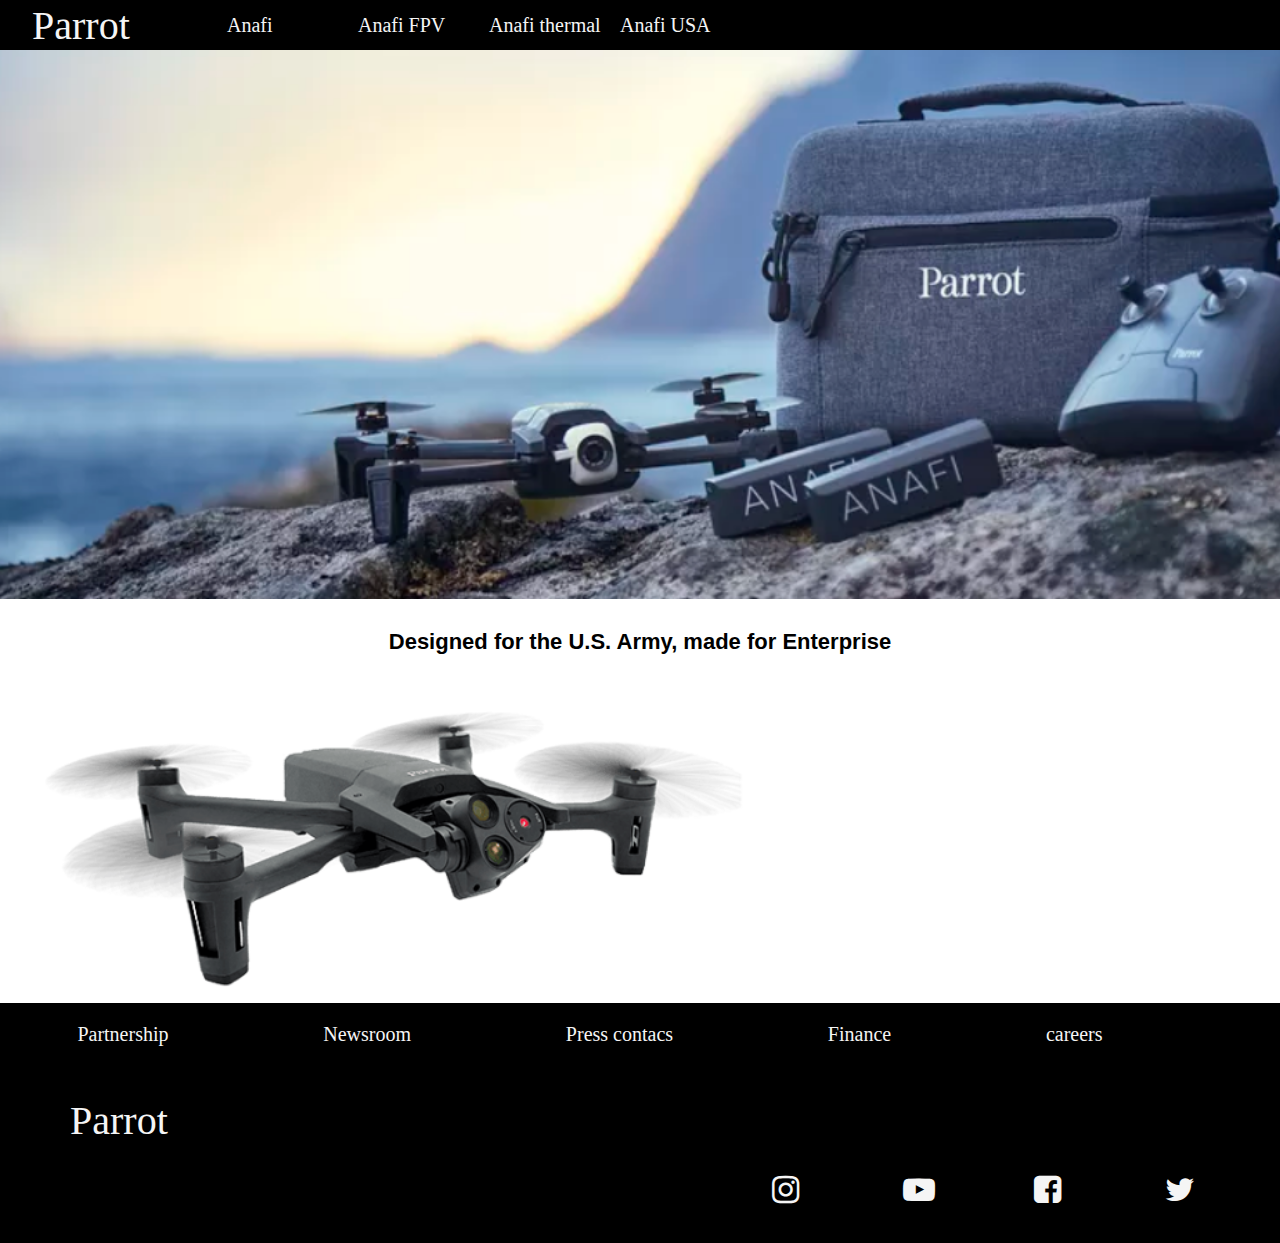
<file: index.html>
<html>
    <head>
        <title>Parrot web clone</title>
        <link rel="stylesheet" href="index.css">
        <!-- <link href="https://fonts.googleapis.com/css2?family=Roboto+Mono:wght@100&display=swap" rel="stylesheet"> -->
        <!-- <link href="https://fonts.googleapis.com/css2?family=Lato&display=swap" rel="stylesheet"> -->
        <!-- <link href="https://fonts.googleapis.com/css2?family=Lato:wght@300&display=swap" rel="stylesheet"> -->
        <link rel="stylesheet" href="https://cdnjs.cloudflare.com/ajax/libs/font-awesome/4.7.0/css/font-awesome.min.css">

    </head>

    <body>
        <div class="a">
            <a class="home" href="index.html">Parrot</a>
            <div class="Anafi">
                <a class="c" href="Anafi.html">Anafi</a>
                <a class="m" href="Anafifpv.html">Anafi FPV</a>
                <a class="y" href="AnafiThermal.html">Anafi thermal</a>
                <a class="k" href="AnafiUSA.html">Anafi USA </a>
                <!-- <div id="searchBar">
                    <input type="search" name="" id="">
                </div> -->
            </div>
        </div>

        <img src="./index anafi edit.png" alt="">
        
        <div class="Tulisan">
            <!-- <h1>NEW PRODUC</h1> -->
            <h1>Designed for the U.S. Army, made for Enterprise</h1>
            <!-- <h2>Designed for the U.S. Army, made for Enterprise</h2> -->
        </div>

        <!-- <img class="usa" src="./Anafi USa.png" alt=""> -->
        <img class="USA2" src="./anafi_usa_new_660x254px-compressor.png" alt="">


        <div class="bawah">
            <div class="pnpfc">
                <p class="tbp">Partnership</p>
                <p class="tbp">Newsroom</p>
                <p class="tbp">Press contacs</p>
                <p class="tbp">Finance</p>
                <p class="tbp">careers</p>
            </div>
            <ul>
                <!-- <a class="home" href="index.html">Parrot</a> -->
                <p class="tb">Parrot </p>
            </ul>
            <div class="logo">
                <a class="original" href="https://www.instagram.com/parrot_official/?hl=en"><i class="fa fa-instagram fa-2x" aria-hidden="true"></i></a>
                <a class="original" href="https://www.youtube.com/user/parrot"><i class="fa fa-youtube-play fa-2x" aria-hidden="true"></i></a>
                <a class="original" href="https://www.facebook.com/Parrot/"><i class="fa fa-facebook-square fa-2x" aria-hidden="true"></i></a>
                <a class="original" href="https://twitter.com/parrot?lang=en"><i class="fa fa-twitter fa-2x" aria-hidden="true"></i></a>

            </div>
        </div>
        <!-- <a class="fa fa-instagram fa-2x" aria-hidden="true" href="https://www.instagram.com/parrot_official/?hl=en"></a>
        <a class="fa fa-youtube-play fa-2x" aria-hidden="true"  href=""></a> -->
    </body>
</html>
</file>
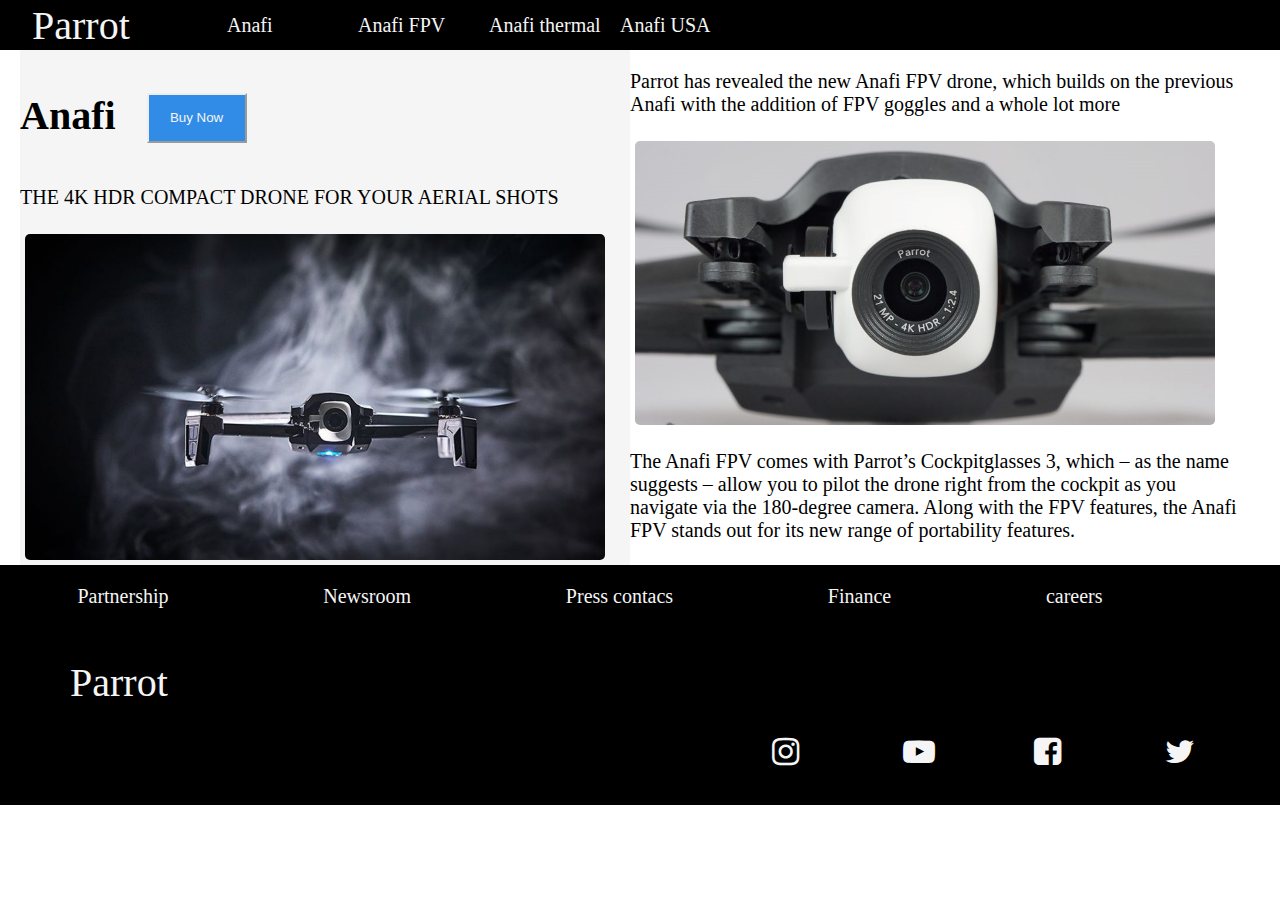
<file: Anafi.html>
<html>
    <head>
        <title>Belajar Html</title>
        <link rel="stylesheet" href="Anafi.css">
        <!-- <link href="https://fonts.googleapis.com/css2?family=Playfair+Display&display=swap" rel="stylesheet"> -->
        <link rel="stylesheet" href="https://cdnjs.cloudflare.com/ajax/libs/font-awesome/4.7.0/css/font-awesome.min.css">
        
        <!-- font -->
        <link href="https://fonts.googleapis.com/css2?family=Lato:wght@400;900&family=Roboto:wght@700&display=swap" rel="stylesheet">
    </head>

    <body>
        <div class="a">
            <a class="home" href="index.html">Parrot</a>
            <div class="Anafi">
                <a class="c" href="Anafi.html">Anafi</a>
                <a class="m" href="Anafifpv.html">Anafi FPV</a>
                <a class="y" href="AnafiThermal.html">Anafi thermal</a>
                <a class="k" href="AnafiUSA.html">Anafi USA </a>
            </div>
        </div>

        <!-- <div class="description">
            <div class="dna1">
                <p class="td">Anafi</p>
                <div class="shop">
                    <a class="grid" class="tshop" href="https://www.parrot.com/en/shop/buy-anafi">Buy Now</a>
                    <div class="tulistulisan">
                        <p class="pa">THE 4K HDR COMPACT DRONE FOR YOUR AERIAL SHOTS</p>
                        <img src="parrot-anafi.jpg" alt=""> 
                    </div>
                </div>
                <div class="container">

                    
                </div>
            </div>
            <p>THE 4K HDR COMPACT DRONE FOR YOUR AERIAL SHOTS</p>
            <div class="kanan">
                <p>bla bla bla</p>
            </div>
        </div> -->

        <div class="ad">
            <!-- <img src="French-drone-maker-Parrot-launches-the-ANAFI-Thermal-2.jpg" alt=""> -->
            <!-- <p class="first">Spesification:</p>
            <ul class="picturetitle">
                <li>Flight time: 26min</li>
                <li>Wind resistance: 50km/H</li>
                <li>Charging time: 1h30min</li>
                <li>Max resolution: 4K HDR</li>
                <li>RGB sensors: CMOS 1/2.4</li>
                <li>3 axis gimbal stabilization</li>
            </ul> -->
        
            <div class="spec">
                <div class="gambar">
                    <!-- <p>Anafi</p> -->
                    <div class="prolog">
                        <h1>Anafi</h1>
                        <a class="buy" href="https://www.parrot.com/en/shop/buy-anafi">
                            <button class="shop">Buy Now</button>
                        </a>
                    </div>
                    <p>THE 4K HDR COMPACT DRONE FOR YOUR AERIAL SHOTS</p>
                    <img class="under" src="parrot-anafi.jpg" alt="">             
                    <!-- <img class="under" src="anafi-camera-2.jpg" alt="">  -->
                </div>
                <!-- <img class="under" src="ParrotANAFI-840x500.jpeg" alt=""> -->
                <!-- <a href="https://www.youtube.com/playlist?list=PL-kWyla9a9S9A7jQLiBGSHqZSbSnlC0Br"><i class="fa fa-play-circle" aria-hidden="true"></a> -->
                <!-- <i class="far fa-play-circle"></i> --> 
                <div class="desc">  
                    <p>
                        <b>
                            Parrot has revealed the new Anafi FPV drone, which builds on the previous Anafi 
                            with the addition of FPV goggles and a whole lot more
                        </b>
                    </p>
                    <img class="under" src="anafi-camera-2.jpg" alt="">
        
                    <p>
                        The Anafi FPV comes with Parrot’s Cockpitglasses 3, which – as the name 
                        suggests – allow you to pilot the drone right from the cockpit as you navigate via the 180-degree camera. 
                        Along with the FPV features, the Anafi FPV stands out for its new range of portability features.
                    </p>
                </div>
            </div>
        </div>

        <div class="bawah">
            <div class="pnpfc">
                <p class="tbp">Partnership</p>
                <p class="tbp">Newsroom</p>
                <p class="tbp">Press contacs</p>
                <p class="tbp">Finance</p>
                <p class="tbp">careers</p>
            </div>
            <ul>
                <!-- <a class="home" href="index.html">Parrot</a> -->
                <p class="tb">Parrot </p>
            </ul>
            <div class="logo">
                <a class="original" href="https://www.instagram.com/parrot_official/?hl=en"><i class="fa fa-instagram fa-2x" aria-hidden="true"></i></a>
                <a class="original" href="https://www.youtube.com/user/parrot"><i class="fa fa-youtube-play fa-2x" aria-hidden="true"></i></a>
                <a class="original" href="https://www.facebook.com/Parrot/"><i class="fa fa-facebook-square fa-2x" aria-hidden="true"></i></a>
                <a class="original" href="https://twitter.com/parrot?lang=en"><i class="fa fa-twitter fa-2x" aria-hidden="true"></i></a>

            </div>
        </div>


    </body>
</html>
</file>
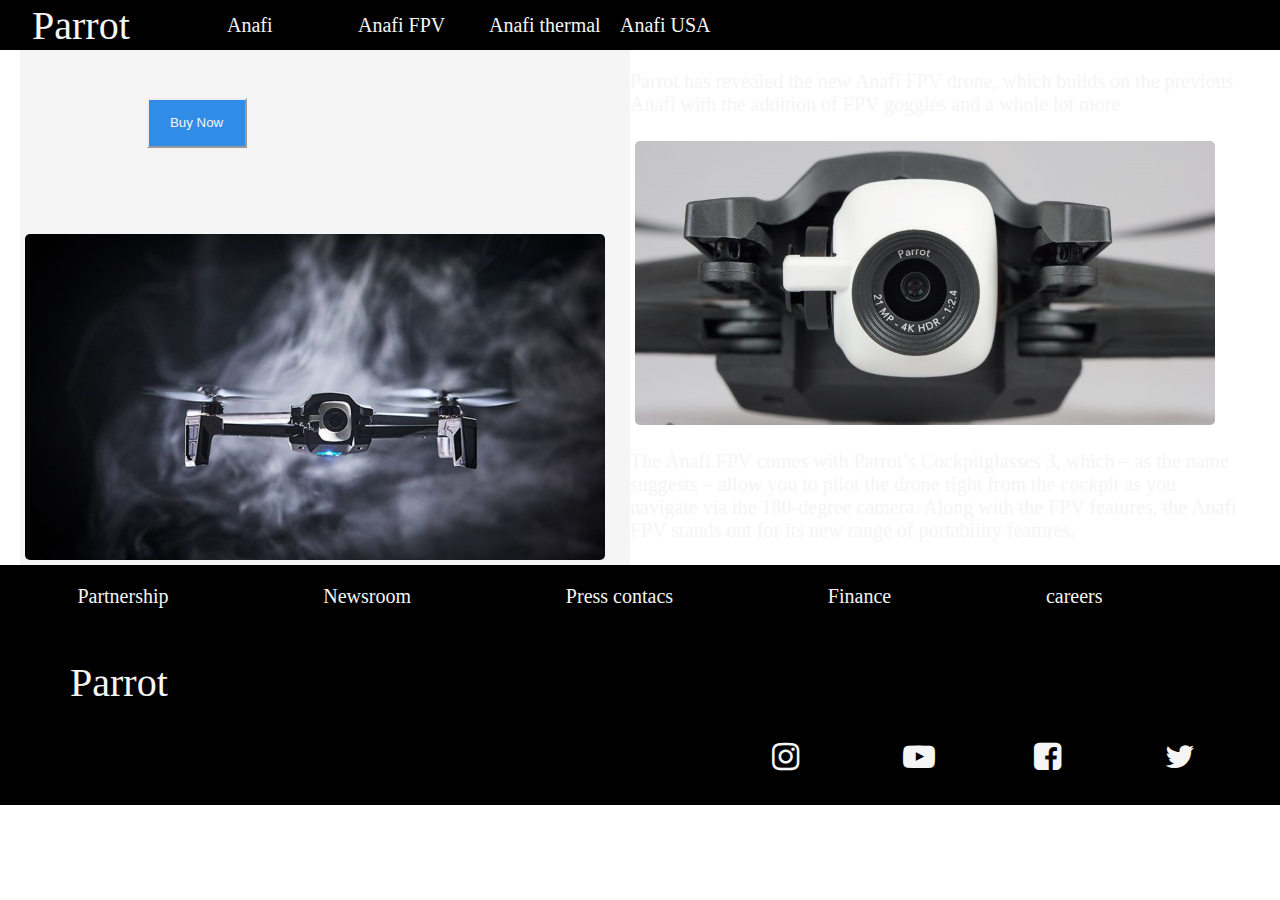
<file: Anafifpv.html>
<html>
    <head>
        <title>Belajar Html</title>
        <link rel="stylesheet" href="fpv.css">
        <!-- <link href="https://fonts.googleapis.com/css2?family=Playfair+Display&display=swap" rel="stylesheet"> -->
        <link rel="stylesheet" href="https://cdnjs.cloudflare.com/ajax/libs/font-awesome/4.7.0/css/font-awesome.min.css">
        <link href="https://fonts.googleapis.com/css2?family=Lato:wght@400;900&family=Roboto:wght@700&display=swap" rel="stylesheet">
    </head>

    <body>
        <div class="a">
            <a class="home" href="index.html">Parrot</a>
            <div class="Anafi">
                <a class="c" href="Anafi.html">Anafi</a>
                <a class="m" href="Anafifpv.html">Anafi FPV</a>
                <a class="y" href="AnafiThermal.html">Anafi thermal</a>
                <a class="k" href="AnafiUSA.html">Anafi USA </a>
            </div>
        </div>


        <div class="ad">
            <!-- <img src="French-drone-maker-Parrot-launches-the-ANAFI-Thermal-2.jpg" alt=""> -->
            <!-- <p class="first">Spesification:</p>
            <ul class="picturetitle">
                <li>Flight time: 26min</li>
                <li>Wind resistance: 50km/H</li>
                <li>Charging time: 1h30min</li>
                <li>Max resolution: 4K HDR</li>
                <li>RGB sensors: CMOS 1/2.4</li>
                <li>3 axis gimbal stabilization</li>
            </ul> -->
        
            <div class="spec">
                <div class="gambar">
                    <!-- <p>Anafi</p> -->
                    <div class="prolog">
                        <h1>Anafi</h1>
                        <a class="buy" href="https://www.parrot.com/en/shop/buy-anafi">
                            <button class="shop">Buy Now</button>
                        </a>
                    </div>
                    <p>THE 4K HDR COMPACT DRONE FOR YOUR AERIAL SHOTS</p>
                    <img class="under" src="parrot-anafi.jpg" alt="">             
                    <!-- <img class="under" src="anafi-camera-2.jpg" alt="">  -->
                </div>
                <!-- <img class="under" src="ParrotANAFI-840x500.jpeg" alt=""> -->
                <!-- <a href="https://www.youtube.com/playlist?list=PL-kWyla9a9S9A7jQLiBGSHqZSbSnlC0Br"><i class="fa fa-play-circle" aria-hidden="true"></a> -->
                <!-- <i class="far fa-play-circle"></i> --> 
                <div class="desc">  
                    <p>
                        <b>
                            Parrot has revealed the new Anafi FPV drone, which builds on the previous Anafi 
                            with the addition of FPV goggles and a whole lot more
                        </b>
                    </p>
                    <img class="under" src="anafi-camera-2.jpg" alt="">
        
                    <p>
                        The Anafi FPV comes with Parrot’s Cockpitglasses 3, which – as the name 
                        suggests – allow you to pilot the drone right from the cockpit as you navigate via the 180-degree camera. 
                        Along with the FPV features, the Anafi FPV stands out for its new range of portability features.
                    </p>
                </div>
            </div>
        </div>

        <div class="bawah">
            <div class="pnpfc">
                <p class="tbp">Partnership</p>
                <p class="tbp">Newsroom</p>
                <p class="tbp">Press contacs</p>
                <p class="tbp">Finance</p>
                <p class="tbp">careers</p>
            </div>
            <ul>
                <!-- <a class="home" href="index.html">Parrot</a> -->
                <p class="tb">Parrot </p>
            </ul>
            <div class="logo">
                <a class="original" href="https://www.instagram.com/parrot_official/?hl=en"><i class="fa fa-instagram fa-2x" aria-hidden="true"></i></a>
                <a class="original" href="https://www.youtube.com/user/parrot"><i class="fa fa-youtube-play fa-2x" aria-hidden="true"></i></a>
                <a class="original" href="https://www.facebook.com/Parrot/"><i class="fa fa-facebook-square fa-2x" aria-hidden="true"></i></a>
                <a class="original" href="https://twitter.com/parrot?lang=en"><i class="fa fa-twitter fa-2x" aria-hidden="true"></i></a>

            </div>
        </div>


    </body>
</html>
</file>
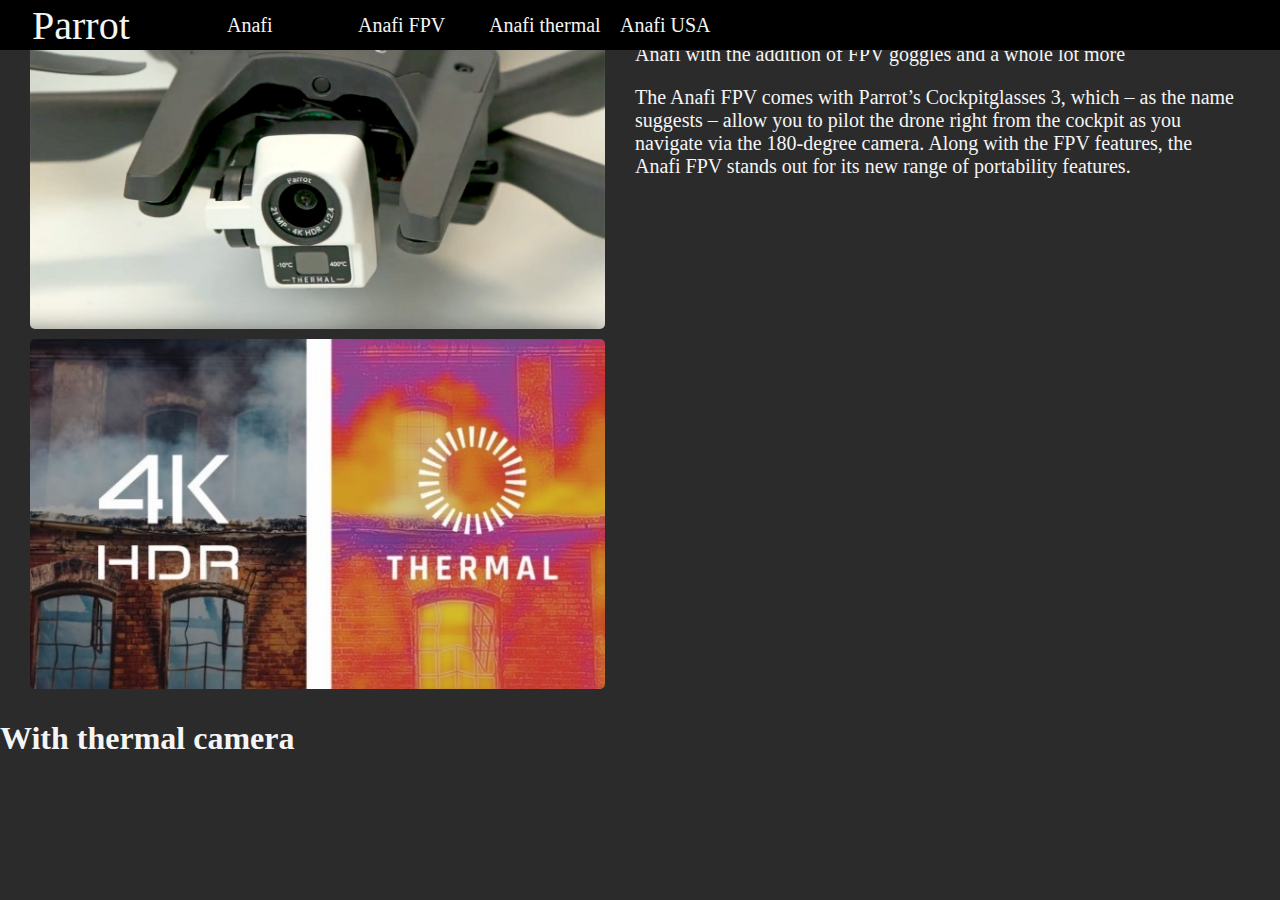
<file: AnafiThermal.html>
<html>
    <head>
        <title>Belajar Html</title>
        <link rel="stylesheet" href="Thermal.css">
        <!-- <link href="https://fonts.googleapis.com/css2?family=Playfair+Display&display=swap" rel="stylesheet"> -->
    </head>

    <body>
        <div class="a">
            <a class="home" href="index.html">Parrot</a>
            <div class="Anafi">
                <a class="c" href="Anafi.html">Anafi</a>
                <a class="m" href="Anafifpv.html">Anafi FPV</a>
                <a class="y" href="AnafiThermal.html">Anafi thermal</a>
                <a class="k" href="AnafiUSA.html">Anafi USA </a>
            </div>
        </div>

        <div class="ad">
            <!-- <img src="French-drone-maker-Parrot-launches-the-ANAFI-Thermal-2.jpg" alt=""> -->
            <!-- <p class="first">Spesification:</p>
            <ul class="picturetitle">
                <li>Flight time: 26min</li>
                <li>Wind resistance: 50km/H</li>
                <li>Charging time: 1h30min</li>
                <li>Max resolution: 4K HDR</li>
                <li>RGB sensors: CMOS 1/2.4</li>
                <li>3 axis gimbal stabilization</li>
            </ul> -->
        
            <div class="spec">
                <div class="gambar">
                    <img class="under" src="Parrot-Anafi-Thermal-camera.jpg" alt="">                
                    <img class="under" src="noname-3-edit.jpg" alt="">    
                </div>
                <!-- <img class="under" src="ParrotANAFI-840x500.jpeg" alt=""> -->
                <!-- <a href="https://www.youtube.com/playlist?list=PL-kWyla9a9S9A7jQLiBGSHqZSbSnlC0Br"><i class="fa fa-play-circle" aria-hidden="true"></a> -->
                <!-- <i class="far fa-play-circle"></i> --> 
                <div class="desc">  
                    <p>
                        <b>
                            Parrot has revealed the new Anafi FPV drone, which builds on the previous Anafi 
                            with the addition of FPV goggles and a whole lot more
                        </b>
                    </p>
        
                    <p>
                        The Anafi FPV comes with Parrot’s Cockpitglasses 3, which – as the name 
                        suggests – allow you to pilot the drone right from the cockpit as you navigate via the 180-degree camera. 
                        Along with the FPV features, the Anafi FPV stands out for its new range of portability features.
                    </p>
                </div>
            </div>
        </div>


        <h1> With thermal camera</h1>
    </body>
</html>
</file>
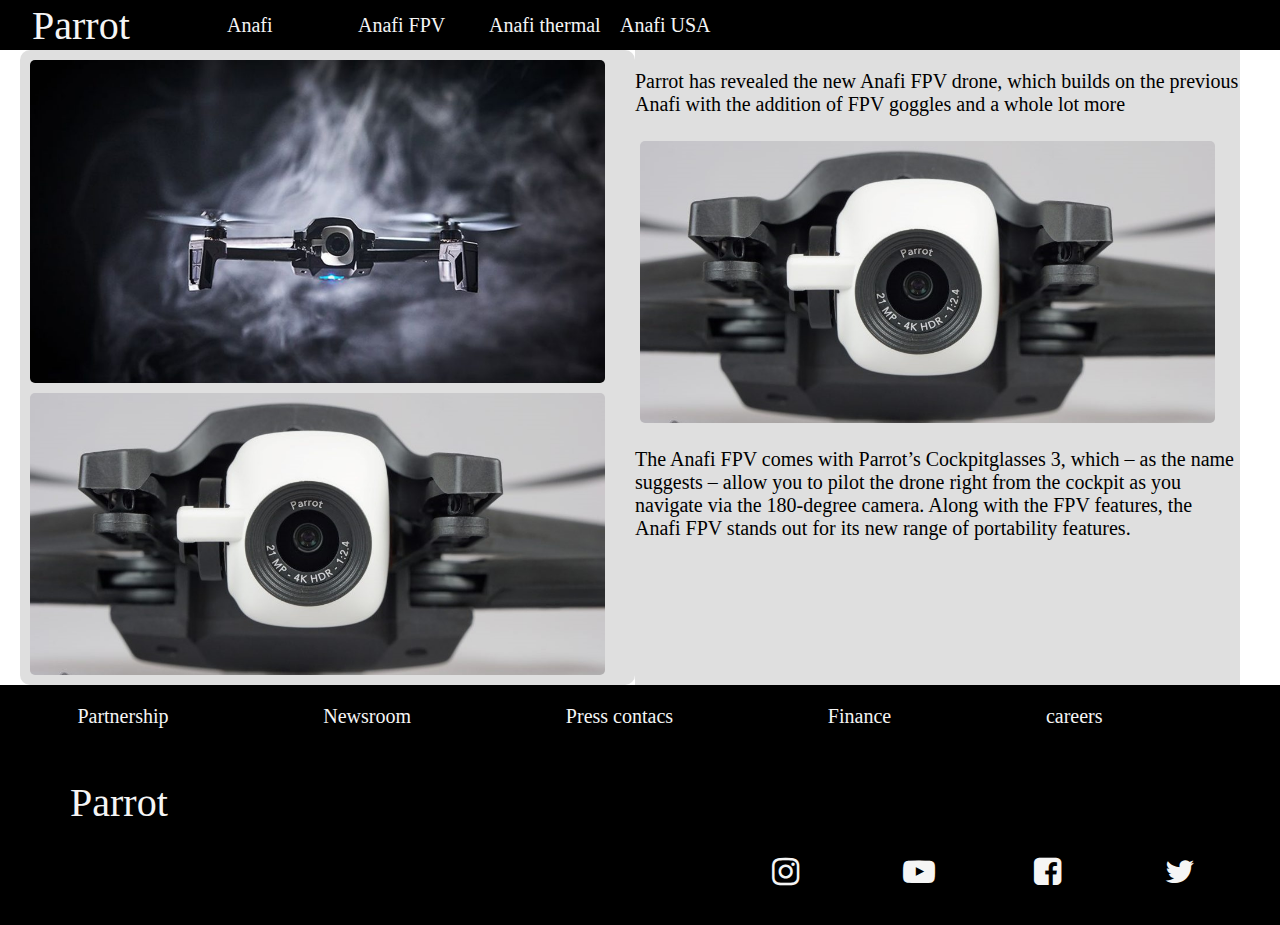
<file: AnafiUSA.html>
<html>
    <head>
        <title>Belajar Html</title>
        <link rel="stylesheet" href="USA.css">
        <!-- <link href="https://fonts.googleapis.com/css2?family=Playfair+Display&display=swap" rel="stylesheet"> -->
        <link rel="stylesheet" href="https://cdnjs.cloudflare.com/ajax/libs/font-awesome/4.7.0/css/font-awesome.min.css">
    </head>

    <body>
        <div class="a">
            <a class="home" href="index.html">Parrot</a>
            <div class="Anafi">
                <a class="c" href="Anafi.html">Anafi</a>
                <a class="m" href="Anafifpv.html">Anafi FPV</a>
                <a class="y" href="AnafiThermal.html">Anafi thermal</a>
                <a class="k" href="AnafiUSA.html">Anafi USA </a>
            </div>
        </div>

        <div class="ad">
            <!-- <img src="French-drone-maker-Parrot-launches-the-ANAFI-Thermal-2.jpg" alt=""> -->
            <!-- <p class="first">Spesification:</p>
            <ul class="picturetitle">
                <li>Flight time: 26min</li>
                <li>Wind resistance: 50km/H</li>
                <li>Charging time: 1h30min</li>
                <li>Max resolution: 4K HDR</li>
                <li>RGB sensors: CMOS 1/2.4</li>
                <li>3 axis gimbal stabilization</li>
            </ul> -->
        
            <div class="spec">
                <div class="gambar">
                    <img class="under" src="parrot-anafi.jpg" alt="">                
                    <img class="under" src="anafi-camera-2.jpg" alt=""> 
                </div>
                <!-- <img class="under" src="ParrotANAFI-840x500.jpeg" alt=""> -->
                <!-- <a href="https://www.youtube.com/playlist?list=PL-kWyla9a9S9A7jQLiBGSHqZSbSnlC0Br"><i class="fa fa-play-circle" aria-hidden="true"></a> -->
                <!-- <i class="far fa-play-circle"></i> --> 
                <div class="desc">  
                    <p>
                        <b>
                            Parrot has revealed the new Anafi FPV drone, which builds on the previous Anafi 
                            with the addition of FPV goggles and a whole lot more
                        </b>
                    </p>
                    <img class="under" src="anafi-camera-2.jpg" alt="">
        
                    <p>
                        The Anafi FPV comes with Parrot’s Cockpitglasses 3, which – as the name 
                        suggests – allow you to pilot the drone right from the cockpit as you navigate via the 180-degree camera. 
                        Along with the FPV features, the Anafi FPV stands out for its new range of portability features.
                    </p>
                </div>
            </div>
        </div>

        <div class="bawah">
            <div class="pnpfc">
                <p class="tbp">Partnership</p>
                <p class="tbp">Newsroom</p>
                <p class="tbp">Press contacs</p>
                <p class="tbp">Finance</p>
                <p class="tbp">careers</p>
            </div>
            <ul>
                <!-- <a class="home" href="index.html">Parrot</a> -->
                <p class="tb">Parrot </p>
            </ul>
            <div class="logo">
                <a class="original" href="https://www.instagram.com/parrot_official/?hl=en"><i class="fa fa-instagram fa-2x" aria-hidden="true"></i></a>
                <a class="original" href="https://www.youtube.com/user/parrot"><i class="fa fa-youtube-play fa-2x" aria-hidden="true"></i></a>
                <a class="original" href="https://www.facebook.com/Parrot/"><i class="fa fa-facebook-square fa-2x" aria-hidden="true"></i></a>
                <a class="original" href="https://twitter.com/parrot?lang=en"><i class="fa fa-twitter fa-2x" aria-hidden="true"></i></a>

            </div>
        </div>

        


        <!-- <h1> the drone you can</h1> -->
    </body>
</html>
</file>
<file: index.css>
.a{
    width: 1580px;
    height: 50px;
    background-color: black;
    color: whitesmoke;
    display: flex;
    align-items: center;
    padding-left: 16px;
    font-family: 'Playfair Display', serif;
    text-decoration: none;
    position: fixed;
}

/* gambar parrot anafi */
img{
    width: 1579px;
    height: auto;
}

/* search box */

/* input{
    height: 30px;
    align-self: center;
    padding-inline-start: 10%;
    border-radius: 20px;
    display: flex;
    justify-content: flex-end;
    object-position: right;
    margin-right: unset;

}

#searchBar{
    height: 30px;
    align-self: center;
    padding-left: 460px;
    border-radius: 20px;
    width: 800px;
} */

.home:visited{
    text-decoration: none;
    color: whitesmoke;
    font-size: 40px;
}

.home:link{
    text-decoration: none;
    color: whitesmoke;
    font-size: 40px;
}

body{
    margin: 0px;
}

.Anafi{
    color: whitesmoke   ;
    display: flex;
    flex-flow: row;
    padding-left: 64px;
    /* margin-left: 64px; */
    font-size: 20px;
}
h2{
    padding-left: 70px;
}

/* a:link{
    color: whitesmoke;
    display: flex;
    flex-flow: row;
    padding-left: 64px;
    font-size: large;
} */

a:link{
    width: 115px;
    height: 60px;
    color: whitesmoke;
    display: flex;
    align-items: center;
    padding-left: 16px;
    font-family: 'Playfair Display', serif;
}

.c{
    color: whitesmoke;
    text-decoration: none;
}

.m{
    color: whitesmoke;
    text-decoration: none;
}

.y{
    color: whitesmoke;
    text-decoration: none;
}

.k{
    color: whitesmoke;
    text-decoration: none;
}


/* ______________________________________________Mulai Ke Tulisan___________________________________ */

.Tulisan{
    font-size: 11px;
    font-weight: lighter;
    color: black;
    display: flex;
    justify-content: center;
    /* font-family: 'Playfair Display', serif; */
    padding: 15px 20px;
    /* margin-top: ; */
    /* font-family: 'Lato', sans-serif; */
    font-family: 'Lato', sans-serif;

}

/* h2{
    font-family: 'Playfair Display', serif;
    font-size: small;
} */

/* .usa{
    width: auto;
    height: auto;
    display: flex;
    justify-content: flex-start;
    font-family: 'Roboto Mono', monospace;
} */

.USA2{
    width: 750px;
    height: auto;
    display: flex;
    justify-content: start;
    font-family: 'roboto mono', monospace;
    margin: 0px;
    padding: 15px 20px;
}


/*_______________________________________________ BLOCK BAWAH____________________________________________________ */

.bawah{
    background-color: black;
    color: whitesmoke;
    height: 240px;
    padding-left: 0px;   
    margin: 0px;
    /* display: flex; */
    /* justify-content: flex-start; */
}

.tb{
    margin: 0px;
    font-size: 40px;
    padding-left: 30px;
}

.pnpfc{
    font-size: 15px;
    padding-left: 0px;
    padding-right: 100px;
    padding-bottom: 15px;
    padding-top: 0px;
    display: flex;
    justify-content: space-around;
}

.tbp{
    margin-left: 0px;
    font-size: 20px;
}
/* _____________________________logo instagram____________________  */
.fa-instagram{
    color: whitesmoke;
    text-decoration: none;
}

.fa-instagram:link{
    color: whitesmoke;
    text-decoration: none;
}

.fa-instagram:visited{
    color: whitesmoke;
    text-decoration: none;
}
/* _____________________________logo youtube_______________________ */
.fa-youtube-play{
    color: whitesmoke;
    text-decoration: none;
}

.fa-youtube-play:link{
    color: whitesmoke;
    text-decoration: none;
}

.fa-youtube-play:visited{
    color: whitesmoke;
    text-decoration: none;
}
/*____________________________logo facebook_________________________ */
.fa-facebook-square{
    color: whitesmoke;
    text-decoration: none;
}

.fa-facebook-square:link{
    color: whitesmoke;
    text-decoration: none;
}

.fa-facebook-square:visited{
    color: whitesmoke;
    text-decoration: none;
}
/*____________________________logo twitter___________________________ */
.fa-twitter{
    color: whitesmoke;
    text-decoration: none;
}

.fa-twitter:link{
    color: whitesmoke;
    text-decoration: none;
}

.fa-twitter:visited{
    color: whitesmoke;
    text-decoration: none;
}


.logo{
    display: flex;
    justify-content: flex-end;
    color: whitesmoke;
    text-decoration: none;
}

i{
    color: whitesmoke;
    text-decoration: none;    
}

i:link{
    color: whitesmoke;
    text-decoration: none;
}

i:visited{
    color: whitesmoke;
    text-decoration: none;
}

/* _____________________________________anchor class */
.original{
    color: whitesmoke;
    text-decoration: none;
}

.original:visited{
    color: whitesmoke;
    text-decoration: none;
}

.original:visited{
    color: whitesmoke;
    text-decoration: none;
}




.description{
    display: flex;
    flex-flow: column;
    color: black;
}
</file>
<file: Anafi.css>
.a{
    width: 1584px;
    height: 50px;
    background-color: black;
    color: whitesmoke;
    display: flex;
    align-items: center;
    padding-left: 16px;
    font-family: 'Playfair Display', serif;
    text-decoration: none;
    position: fixed;

}
body{
    margin: 0px;
}

.Anafi{
    color: whitesmoke;
    display: flex;
    flex-flow: row;
    padding-left: 64px;
    font-size: 20px;
}
h2{
    padding-left: 70px;
}

.home:visited{
    text-decoration: none;
    color: whitesmoke;
    font-size: 40px;
}

.home:link{
    text-decoration: none;
    color: whitesmoke;
    font-size: 40px;
}

/* a:link{
    color: whitesmoke;
    display: flex;
    flex-flow: row;
    padding-left: 64px;
    font-size: 40px;
} */

a:link{
    width: 115px;
    height: 60px;
    color: whitesmoke;
    display: flex;
    align-items: center;
    padding-left: 16px;
    font-family: 'Playfair Display', serif;
}

.c{
    color: whitesmoke;
    text-decoration: none;
}

.c{
    color: whitesmoke;
    text-decoration: none;
}

.m{
    color: whitesmoke;
    text-decoration: none;
}

.y{
    color: whitesmoke;
    text-decoration: none;
}

.k{
    color: whitesmoke;
    text-decoration: none;
}



/*_______________________________________description box 1 */
/* .description{
    background-color: ghostwhite;
    background-color:ghostwhite;
    width: 100%;
    height: 559px;
    display: flex;
    justify-content: space-between;
    flex-flow: row;
} */


/* .dna1{
    display: flex;
    justify-content: flex-start;
    margin-left: 15px;
    font-weight: bold;
} */

/* .td{
    font-size: 35px;
} */

.shop{
    margin-left: 15px;
    margin-top: 15px;
    background-color: rgb(49,140, 231);
    width: 100px;
    height: 50px;
    padding: 10px 20px;
    color: whitesmoke;
    text-decoration: none;
    border-color: currentColor;
    border-top-color: currentColor;
    border-right-color: currentColor;
    border-bottom-color: currentColor;
    border-left-color: currentColor;
}

.shop:link{
    margin-left: 15px;
    margin-top: 15px;
    background-color: rgb(49,140, 231);
    width: 100px;
    height: 50px;
    padding: 10px 20px;
    color: whitesmoke;
    text-decoration: none;
    border-color: currentColor;
    border-top-color: currentColor;
    border-right-color: currentColor;
    border-bottom-color: currentColor;
    border-left-color: currentColor;
}

.shop:visited{
    margin-left: 15px;
    margin-top: 15px;
    background-color: rgb(49,140, 231);
    width: 100px;
    height: 50px;
    padding: 10px 20px;
    color: whitesmoke;
    text-decoration: none;
    border-color: currentColor;
    border-top-color: currentColor;
    border-right-color: currentColor;
    border-bottom-color: currentColor;
    border-left-color: currentColor;
}

.buy{
    align-content: center;
    margin-top: 15px;
    border-color: currentColor;
    border-top-color: currentColor;
    border-right-color: currentColor;
    border-bottom-color: currentColor;
    border-left-color: currentColor;
    text-decoration: none;
}

/* p{    
    font-family: 'Lato', sans-serif;
    font-weight: lighter;    
} */

.prolog{
    margin-top: 15px;
    display: flex;
}

/* .tshop{
    display: flex;
    flex-wrap: nowrap;
    padding: 0px;
    margin-top: 20px;
    font-size: 25px;
    text-decoration: none;
    background-color: rgb(49, 140, 231);
    color: whitesmoke;
    border-radius: 5%;
} */

/* .container{
    display: flex;
    
} */

/* .grid{
    grid-template: 10px 10px;
    background-color: rgb(49, 140, 231);
    margin-top: 20px;
    text-decoration: none;
    color: whitesmoke;
} */


/* .kanan{
    width: 50%;
    height: 559px;
    background-color: whitesmoke;
} */


/* img{
    width: 100px;
    height: auto;
} */

/* .pa{
    display: flex;
} */

/* .tulistulisan{
    display: flex;
    width: 100px;
    height: 200px;
} */

/* _______________________________description */

.ad{
    display: flex;
    flex-flow: column;
}

img{
    width: 1579px;
    height: auto;
    /* margin: none; */
}

.first{
    /* position: absolute; */
    top: 150px;
    left: 120px;
    font-size: 20px;
    font-weight: bold;
    font-family: sans-serif;
    color: black;
}

.picturetitle{
    /* position: absolute; */
    top: 180px;
    left: 120px;
    font-size: 20px;
    font-weight: bold;
    font-family: sans-serif;
    color: black;
}

.under{
    display: flex;
    flex-flow: row;
    width: 50%;
    height: auto;
    border-radius: 10px;
    border: 5px solid transparent;
}

.spec{
    display: flex;
    margin-top: 50px;
    padding-left: 20px;
    padding-right: 40px;
    font-size: 20px;
    font-weight: lighter;
    /* position: relative; */
}

/* _________________________gambar description */

.gambar{
    display: flex;
    /* flex-flow: column; */
    flex-wrap: wrap;
    width:100%;
    height: auto;
    /* border-radius: 10px; */
    margin-left: 0px;
    /* border: 5px solid transparent; */
    /* position: fixed; */
    background-color: rgb(245, 245, 245);
    margin-left: 0px;
}

.fa-play-circle-o{
    color: rgb(49,140, 231);
    /* display: inline; */
    /* position: absolute; */
}

/* .fa-play-circle{
    color: rgb(49, 140, 231);
    border-radius: 50%;
    border-color: whitesmoke;
} */


.under{
    display: flex;
    flex-flow: row;
    width: 95%;
    height: auto;
    border-radius: 10px;
    border: 5px solid transparent;
}

.desc{
    width: 100%;
    /* position: fixed; */
    background-color:  white;
}



/*_______________________________________________ BLOCK BAWAH____________________________________________________ */

.bawah{
    background-color: black;
    color: whitesmoke;
    height: 240px;
    padding-left: 0px;   
    margin: 0px;
    /* display: flex; */
    /* justify-content: flex-start; */
}

.tb{
    margin: 0px;
    font-size: 40px;
    padding-left: 30px;
}

.pnpfc{
    font-size: 15px;
    padding-left: 0px;
    padding-right: 100px;
    padding-bottom: 15px;
    padding-top: 0px;
    display: flex;
    justify-content: space-around;
}

.tbp{
    margin-left: 0px;
    font-size: 20px;
}
/* _____________________________logo instagram____________________  */
.fa-instagram{
    color: whitesmoke;
    text-decoration: none;
}

.fa-instagram:link{
    color: whitesmoke;
    text-decoration: none;
}

.fa-instagram:visited{
    color: whitesmoke;
    text-decoration: none;
}
/* _____________________________logo youtube_______________________ */
.fa-youtube-play{
    color: whitesmoke;
    text-decoration: none;
}

.fa-youtube-play:link{
    color: whitesmoke;
    text-decoration: none;
}

.fa-youtube-play:visited{
    color: whitesmoke;
    text-decoration: none;
}
/*____________________________logo facebook_________________________ */
.fa-facebook-square{
    color: whitesmoke;
    text-decoration: none;
}

.fa-facebook-square:link{
    color: whitesmoke;
    text-decoration: none;
}

.fa-facebook-square:visited{
    color: whitesmoke;
    text-decoration: none;
}
/*____________________________logo twitter___________________________ */
.fa-twitter{
    color: whitesmoke;
    text-decoration: none;
}

.fa-twitter:link{
    color: whitesmoke;
    text-decoration: none;
}

.fa-twitter:visited{
    color: whitesmoke;
    text-decoration: none;
}


.logo{
    display: flex;
    justify-content: flex-end;
    color: whitesmoke;
    text-decoration: none;
}

i{
    color: whitesmoke;
    text-decoration: none;    
}

i:link{
    color: whitesmoke;
    text-decoration: none;
}

i:visited{
    color: whitesmoke;
    text-decoration: none;
}

/* _____________________________________anchor class */
.original{
    color: whitesmoke;
    text-decoration: none;
}

.original:visited{
    color: whitesmoke;
    text-decoration: none;
}

.original:visited{
    color: whitesmoke;
    text-decoration: none;
}

.description{
    display: flex;
    flex-flow: column;
    color: black;
}
</file>
<file: fpv.css>
.a{
    width: 1584px;
    height: 50px;
    background-color: black;
    color: whitesmoke;
    display: flex;
    align-items: center;
    padding-left: 16px;
    font-family: 'Playfair Display', serif;
    text-decoration: none;
    position: fixed;

}
body{
    margin: 0px;
    /* display: flex;
    flex-flow: row; */
    /* background-color: rgb(43, 43, 43); */
    color: whitesmoke;
}

.Anafi{
    color: whitesmoke   ;
    display: flex;
    flex-flow: row;
    padding-left: 64px;
    font-size: 20px;
}
h2{
    padding-left: 70px;
}

.home:visited{
    text-decoration: none;
    color: whitesmoke;
    font-size: 40px;
}

.home:link{
    text-decoration: none;
    color: whitesmoke;
    font-size: 40px;
}

/* a:link{
    color: whitesmoke;
    display: flex;
    flex-flow: row;
    padding-left: 64px;
    font-size: 40px;
} */

a:link{
    width: 115px;
    height: 70px;
    color: whitesmoke;
    display: flex;
    align-items: center;
    padding-left: 16px;
    font-family: 'Playfair Display', serif;
}

.c{
    color: whitesmoke;
    text-decoration: none;
}

.m{
    color: whitesmoke;
    text-decoration: none;
}

.y{
    color: whitesmoke;
    text-decoration: none;
}

.k{
    color: whitesmoke;
    text-decoration: none;
}

/*_______________________________ description */

/* .ad{
    display: flex;
    flex-flow: column;
}

img{
    width: 1579px;
    height: auto;
    margin: none;
}

.first{
    position: absolute;
    top: 150px;
    left: 120px;
    font-size: 20px;
    font-weight: bold;
    font-family: sans-serif;
    color: black;
}

.picturetitle{
    position: absolute;
    top: 180px;
    left: 120px;
    font-size: 20px;
    font-weight: bold;
    font-family: sans-serif;
    color: black;
}

.under{
    display: flex;
    flex-flow: row;
    width: 50%;
    height: auto;
    border-radius: 10px;
    border: 5px solid transparent;
}

.spec{
    display: flex;
    margin: opx;
    padding-left: 20px;
    padding-right: 40px;
    font-size: 20px;
    font-weight: lighter;
    position: relative;
} */

/*____________ description 2 */

.shop{
    margin-left: 15px;
    margin-top: 15px;
    background-color: rgb(49,140, 231);
    width: 100px;
    height: 50px;
    padding: 10px 20px;
    color: whitesmoke;
    text-decoration: none;
    border-color: currentColor;
    border-top-color: currentColor;
    border-right-color: currentColor;
    border-bottom-color: currentColor;
    border-left-color: currentColor;
}

.shop:link{
    margin-left: 15px;
    margin-top: 15px;
    background-color: rgb(49,140, 231);
    width: 100px;
    height: 50px;
    padding: 10px 20px;
    color: whitesmoke;
    text-decoration: none;
    border-color: currentColor;
    border-top-color: currentColor;
    border-right-color: currentColor;
    border-bottom-color: currentColor;
    border-left-color: currentColor;
}

.shop:visited{
    margin-left: 15px;
    margin-top: 15px;
    background-color: rgb(49,140, 231);
    width: 100px;
    height: 50px;
    padding: 10px 20px;
    color: whitesmoke;
    text-decoration: none;
    border-color: currentColor;
    border-top-color: currentColor;
    border-right-color: currentColor;
    border-bottom-color: currentColor;
    border-left-color: currentColor;
}

.buy{
    align-content: center;
    margin-top: 15px;
    border-color: currentColor;
    border-top-color: currentColor;
    border-right-color: currentColor;
    border-bottom-color: currentColor;
    border-left-color: currentColor;
    text-decoration: none;
}

/* p{    
    font-family: 'Lato', sans-serif;
    font-weight: lighter;    
} */

.prolog{
    margin-top: 15px;
    display: flex;
}

.ad{
    display: flex;
    flex-flow: column;
}

img{
    width: 1579px;
    height: auto;
    /* margin: none; */
}

.first{
    /* position: absolute; */
    top: 150px;
    left: 120px;
    font-size: 20px;
    font-weight: bold;
    font-family: sans-serif;
    color: black;
}

.picturetitle{
    /* position: absolute; */
    top: 180px;
    left: 120px;
    font-size: 20px;
    font-weight: bold;
    font-family: sans-serif;
    color: black;
}

.under{
    display: flex;
    flex-flow: row;
    width: 50%;
    height: auto;
    border-radius: 10px;
    border: 5px solid transparent;
}

.spec{
    display: flex;
    margin-top: 50px;
    padding-left: 20px;
    padding-right: 40px;
    font-size: 20px;
    font-weight: lighter;
    /* position: relative; */
}

/* _________________________gambar description */

.gambar{
    display: flex;
    /* flex-flow: column; */
    flex-wrap: wrap;
    width:100%;
    height: auto;
    /* border-radius: 10px; */
    margin-left: 0px;
    /* border: 5px solid transparent; */
    /* position: fixed; */
    background-color: rgb(245, 245, 245);
    margin-left: 0px;
}

.fa-play-circle-o{
    color: rgb(49,140, 231);
    /* display: inline; */
    /* position: absolute; */
}

/* .fa-play-circle{
    color: rgb(49, 140, 231);
    border-radius: 50%;
    border-color: whitesmoke;
} */


.under{
    display: flex;
    flex-flow: row;
    width: 95%;
    height: auto;
    border-radius: 10px;
    border: 5px solid transparent;
}

.desc{
    width: 100%;
    /* position: fixed; */
    background-color:  white;
}



/*_______________________________________________ BLOCK BAWAH____________________________________________________ */

.bawah{
    background-color: black;
    color: whitesmoke;
    height: 240px;
    padding-left: 0px;   
    margin: 0px;
    /* display: flex; */
    /* justify-content: flex-start; */
}

.tb{
    margin: 0px;
    font-size: 40px;
    padding-left: 30px;
}

.pnpfc{
    font-size: 15px;
    padding-left: 0px;
    padding-right: 100px;
    padding-bottom: 15px;
    padding-top: 0px;
    display: flex;
    justify-content: space-around;
}

.tbp{
    margin-left: 0px;
    font-size: 20px;
}
/* _____________________________logo instagram____________________  */
.fa-instagram{
    color: whitesmoke;
    text-decoration: none;
}

.fa-instagram:link{
    color: whitesmoke;
    text-decoration: none;
}

.fa-instagram:visited{
    color: whitesmoke;
    text-decoration: none;
}
/* _____________________________logo youtube_______________________ */
.fa-youtube-play{
    color: whitesmoke;
    text-decoration: none;
}

.fa-youtube-play:link{
    color: whitesmoke;
    text-decoration: none;
}

.fa-youtube-play:visited{
    color: whitesmoke;
    text-decoration: none;
}
/*____________________________logo facebook_________________________ */
.fa-facebook-square{
    color: whitesmoke;
    text-decoration: none;
}

.fa-facebook-square:link{
    color: whitesmoke;
    text-decoration: none;
}

.fa-facebook-square:visited{
    color: whitesmoke;
    text-decoration: none;
}
/*____________________________logo twitter___________________________ */
.fa-twitter{
    color: whitesmoke;
    text-decoration: none;
}

.fa-twitter:link{
    color: whitesmoke;
    text-decoration: none;
}

.fa-twitter:visited{
    color: whitesmoke;
    text-decoration: none;
}


.logo{
    display: flex;
    justify-content: flex-end;
    color: whitesmoke;
    text-decoration: none;
}

i{
    color: whitesmoke;
    text-decoration: none;    
}

i:link{
    color: whitesmoke;
    text-decoration: none;
}

i:visited{
    color: whitesmoke;
    text-decoration: none;
}

/* _____________________________________anchor class */
.original{
    color: whitesmoke;
    text-decoration: none;
}

.original:visited{
    color: whitesmoke;
    text-decoration: none;
}

.original:visited{
    color: whitesmoke;
    text-decoration: none;
}

.description{
    display: flex;
    flex-flow: column;
    color: black;
}
</file>
<file: Thermal.css>
/* .a{
    width: 1584px;
    height: 50px;
    background-color: black;
    color: whitesmoke;
    display: flex;
    align-items: center;
    padding-left: 16px;
    font-family: 'Playfair Display', serif;

}
body{
    margin: 0px;
    background-color: rgb(43, 43, 43);
    color: whitesmoke;
}

.Anafi{
    color: whitesmoke;
    display: flex;
    flex-flow: row;
    padding-left: 64px;
    font-size: 20px;
}

h2{
    padding-left: 70px;
}

.home:visited{
    text-decoration: none;
    color: whitesmoke;
    font-size: 40px;
}

.home:link{
    text-decoration: none;
    color: whitesmoke;
    font-size: 40px;
}

a:link{
    color: whitesmoke;
    display: flex;
    flex-flow: row;
    padding-left: 64px;
    font-size: 40px;
}

a:link{
    width: 115px;
    height: 70px;
    color: whitesmoke;
    display: flex;
    align-items: center;
    padding-left: 16px;
    font-family: 'Playfair Display', serif;
}

.c{
    color: whitesmoke;
    text-decoration: none;
}

.m{
    color: whitesmoke;
    text-decoration: none;
}

.y{
    color: whitesmoke;
    text-decoration: none;
}

.k{
    color: whitesmoke;
    text-decoration: none;
} */

.a{
    width: 1584px;
    height: 50px;
    background-color: black;
    color: whitesmoke;
    display: flex;
    align-items: center;
    padding-left: 16px;
    font-family: 'Playfair Display', serif;
    text-decoration: none;
    position: fixed;
    margin-bottom: 50px;
}
body{
    margin: 0px;
    /* display: flex;
    flex-flow: row; */
    background-color: rgb(43, 43, 43);
    color: whitesmoke;
}

.Anafi{
    color: whitesmoke   ;
    display: flex;
    flex-flow: row;
    padding-left: 64px;
    font-size: 20px;
}
h2{
    padding-left: 70px;
}

.home:visited{
    text-decoration: none;
    color: whitesmoke;
    font-size: 40px;
}

.home:link{
    text-decoration: none;
    color: whitesmoke;
    font-size: 40px;
}

a:link{
    width: 115px;
    height: 70px;
    color: whitesmoke;
    display: flex;
    align-items: center;
    padding-left: 16px;
    font-family: 'Playfair Display', serif;
}

.c{
    color: whitesmoke;
    text-decoration: none;
}

.m{
    color: whitesmoke;
    text-decoration: none;
}

.y{
    color: whitesmoke;
    text-decoration: none;
}

.k{
    color: whitesmoke;
    text-decoration: none;
} 

/*_______________________________description*/

.ad{
    display: flex;
    flex-flow: column;
    /* margin-top: 50px; */
}

img{
    width: 1579px;
    height: auto;
}


.first{
    /* position: absolute; */
    top: 150px;
    left: 120px;
    font-size: 20px;
    font-weight: bold;
    font-family: sans-serif;
    color: black;
    background-color: transparent;
}

.picturetitle{
    /* position: absolute; */
    top: 180px;
    left: 120px;
    font-size: 20px;
    font-weight: bold;
    font-family: sans-serif;
    color:  black;
    background-color: transparent;
}


.spec{
    display: flex;
    margin: opx;
    padding-left: 20px;
    padding-right: 40px;
    font-size: 20px;
    font-weight: lighter;
    /* position: relative; */
}

/* _________________________gambar description */

.gambar{
    display: flex;
    flex-flow: column;
    width: 100%;
    height: auto;
    border-radius: 10px;
    border: 5px solid transparent;
}

.under{
    display: flex;
    flex-flow: row;
    width: 95%;
    height: auto;
    border-radius: 10px;
    border: 5px solid transparent;
}

.desc{
    width: 100%;
}
</file>
<file: USA.css>
.a{
    width: 1584px;
    /* max-width: 1584px; */
    height: 50px;
    background-color: black;
    color: whitesmoke;
    display: flex;
    align-items: center;
    padding-left: 16px;
    font-family: 'Playfair Display', serif;
    text-decoration: none;
    position: fixed;

}
body{
    margin: 0px;
}

.Anafi{
    color: whitesmoke;
    display: flex;
    flex-flow: row;
    padding-left: 64px;
    font-size: 20px;
}
h2{
    padding-left: 70px;
}

.home:visited{
    text-decoration: none;
    color: whitesmoke;
    font-size: 40px;
}

.home:link{
    text-decoration: none;
    color: whitesmoke;
    font-size: 40px;
}

/* a:link{
    color: whitesmoke;
    display: flex;
    flex-flow: row;
    padding-left: 64px;
    font-size: 40px;
} */

a:link{
    width: 115px;
    height: 60px;
    color: whitesmoke;
    display: flex;
    align-items: center;
    padding-left: 16px;
    font-family: 'Playfair Display', serif;
}

.c{
    color: whitesmoke;
    text-decoration: none;
}

.m{
    color: whitesmoke;
    text-decoration: none;
}

.y{
    color: whitesmoke;
    text-decoration: none;
}

.k{
    color: whitesmoke;
    text-decoration: none;
}

/* _______________________________description */

.ad{
    display: flex;
    flex-flow: column;
}

img{
    width: 1579px;
    height: auto;
    /* margin: none; */
}

.first{
    /* position: absolute; */
    top: 150px;
    left: 120px;
    font-size: 20px;
    font-weight: bold;
    font-family: sans-serif;
    color: black;
}

.picturetitle{
    /* position: absolute; */
    top: 180px;
    left: 120px;
    font-size: 20px;
    font-weight: bold;
    font-family: sans-serif;
    color: black;
}

.under{
    display: flex;
    flex-flow: row;
    width: 50%;
    height: auto;
    border-radius: 10px;
    border: 5px solid transparent;
}

.spec{
    display: flex;
    margin-top: 50px;
    padding-left: 20px;
    padding-right: 40px;
    font-size: 20px;
    font-weight: lighter;
    /* position: relative; */
}

/* _________________________gambar description */

.gambar{
    display: flex;
    flex-flow: column;
    width: 100%;
    height: auto;
    border-radius: 10px;
    border: 5px solid transparent;
    /* position: fixed; */
    background-color: rgb(223, 223, 223);
    margin-left: 0px;
}

.under{
    display: flex;
    flex-flow: row;
    width: 95%;
    height: auto;
    border-radius: 10px;
    border: 5px solid transparent;
}

.desc{
    width: 100%;
    /* position: fixed; */
    background-color:  rgb(223, 223, 223);
}



/*_______________________________________________ BLOCK BAWAH____________________________________________________ */

.bawah{
    background-color: black;
    color: whitesmoke;
    height: 240px;
    padding-left: 0px;   
    margin: 0px;
    /* display: flex; */
    /* justify-content: flex-start; */
}

.tb{
    margin: 0px;
    font-size: 40px;
    padding-left: 30px;
}

.pnpfc{
    font-size: 15px;
    padding-left: 0px;
    padding-right: 100px;
    padding-bottom: 15px;
    padding-top: 0px;
    display: flex;
    justify-content: space-around;
}

.tbp{
    margin-left: 0px;
    font-size: 20px;
}
/* _____________________________logo instagram____________________  */
.fa-instagram{
    color: whitesmoke;
    text-decoration: none;
}

.fa-instagram:link{
    color: whitesmoke;
    text-decoration: none;
}

.fa-instagram:visited{
    color: whitesmoke;
    text-decoration: none;
}
/* _____________________________logo youtube_______________________ */
.fa-youtube-play{
    color: whitesmoke;
    text-decoration: none;
}

.fa-youtube-play:link{
    color: whitesmoke;
    text-decoration: none;
}

.fa-youtube-play:visited{
    color: whitesmoke;
    text-decoration: none;
}
/*____________________________logo facebook_________________________ */
.fa-facebook-square{
    color: whitesmoke;
    text-decoration: none;
}

.fa-facebook-square:link{
    color: whitesmoke;
    text-decoration: none;
}

.fa-facebook-square:visited{
    color: whitesmoke;
    text-decoration: none;
}
/*____________________________logo twitter___________________________ */
.fa-twitter{
    color: whitesmoke;
    text-decoration: none;
}

.fa-twitter:link{
    color: whitesmoke;
    text-decoration: none;
}

.fa-twitter:visited{
    color: whitesmoke;
    text-decoration: none;
}


.logo{
    display: flex;
    justify-content: flex-end;
    color: whitesmoke;
    text-decoration: none;
}

i{
    color: whitesmoke;
    text-decoration: none;    
}

i:link{
    color: whitesmoke;
    text-decoration: none;
}

i:visited{
    color: whitesmoke;
    text-decoration: none;
}

/* _____________________________________anchor class */
.original{
    color: whitesmoke;
    text-decoration: none;
}

.original:visited{
    color: whitesmoke;
    text-decoration: none;
}

.original:visited{
    color: whitesmoke;
    text-decoration: none;
}



.description{
    display: flex;
    flex-flow: column;
    color: black;
}
</file>
